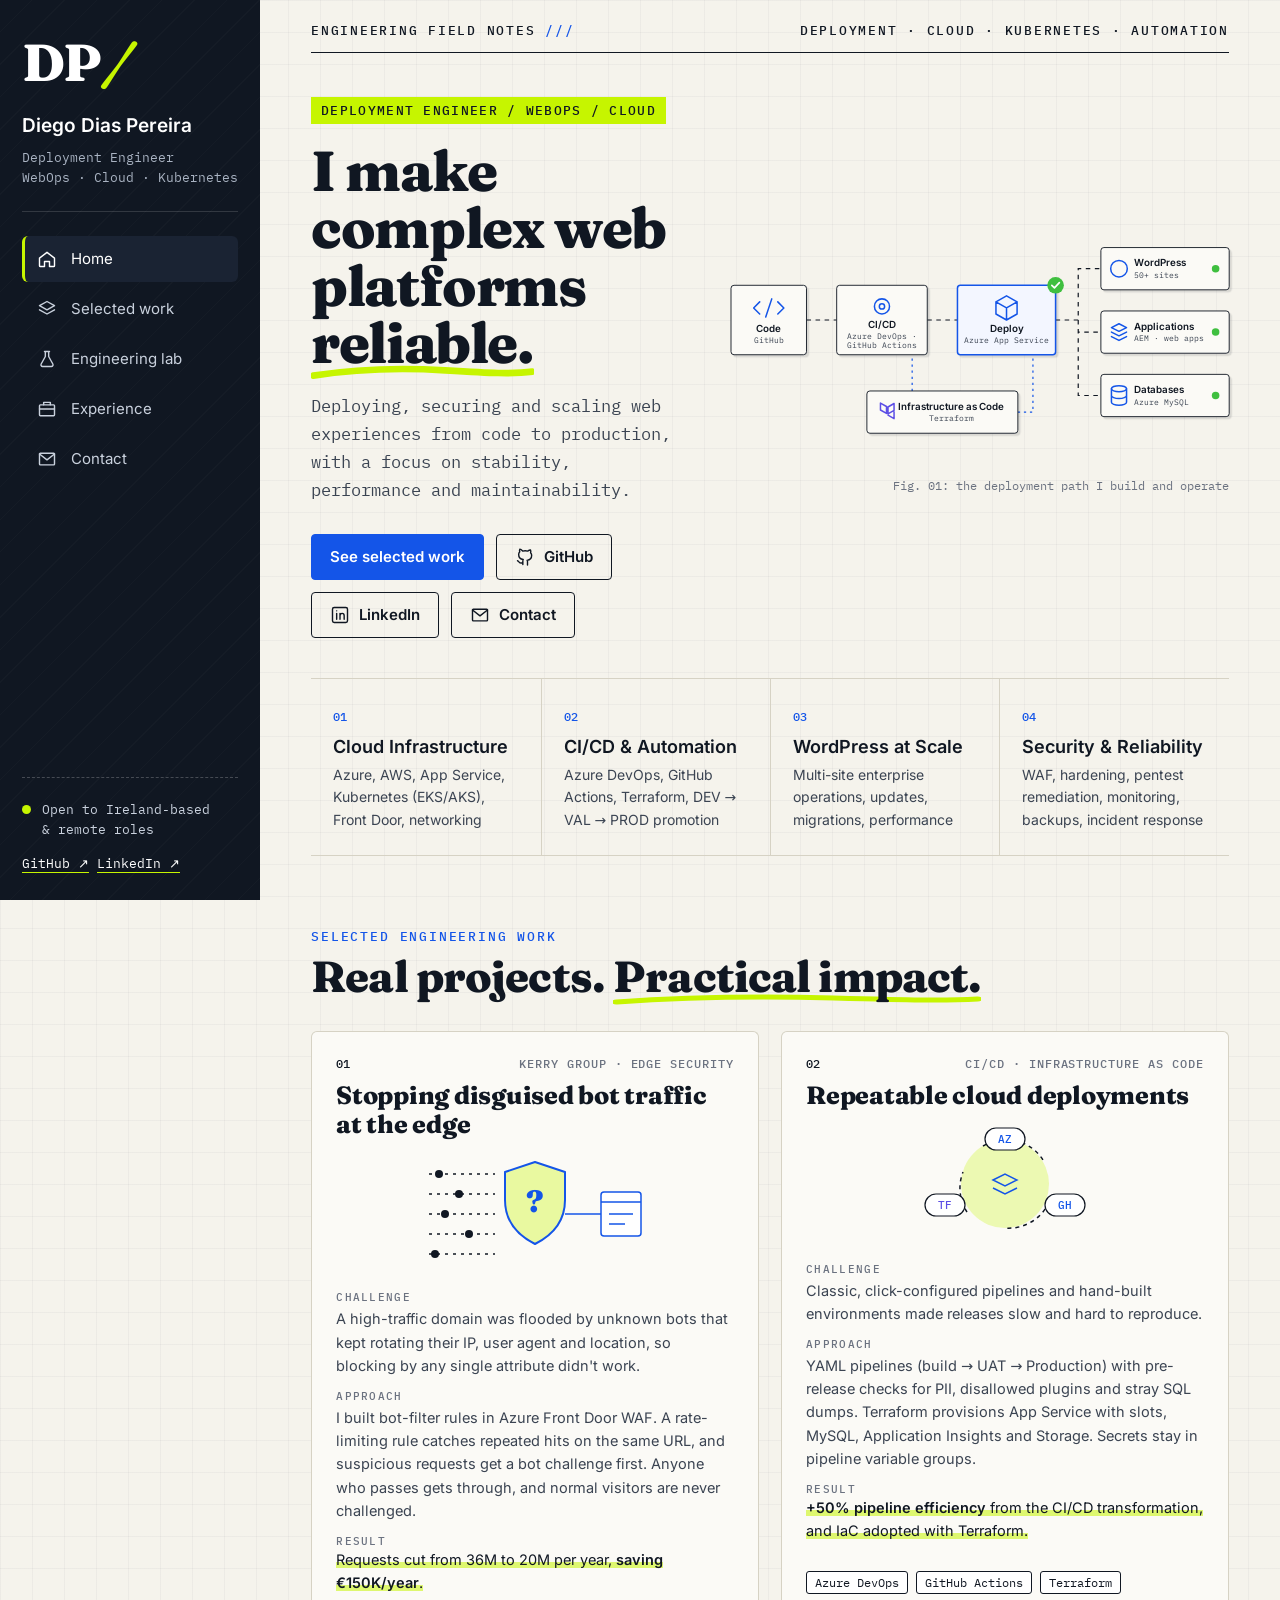
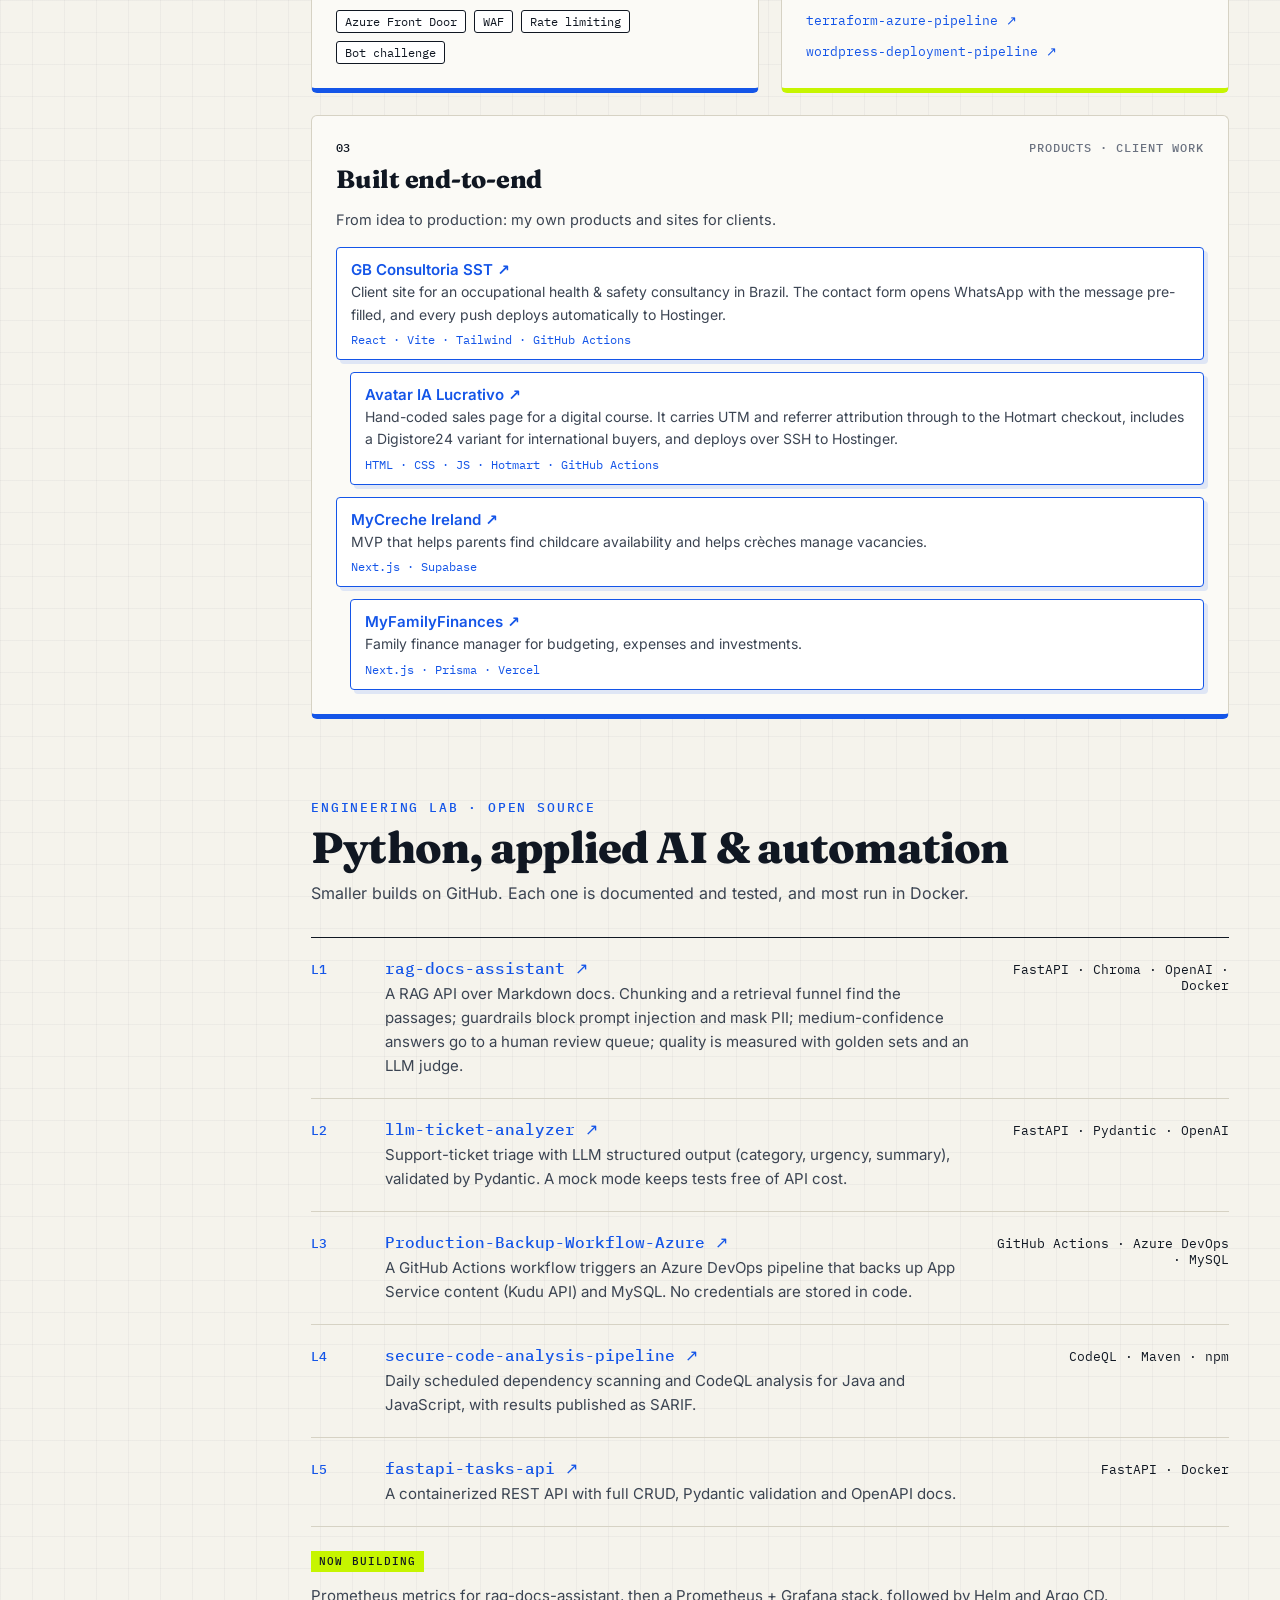
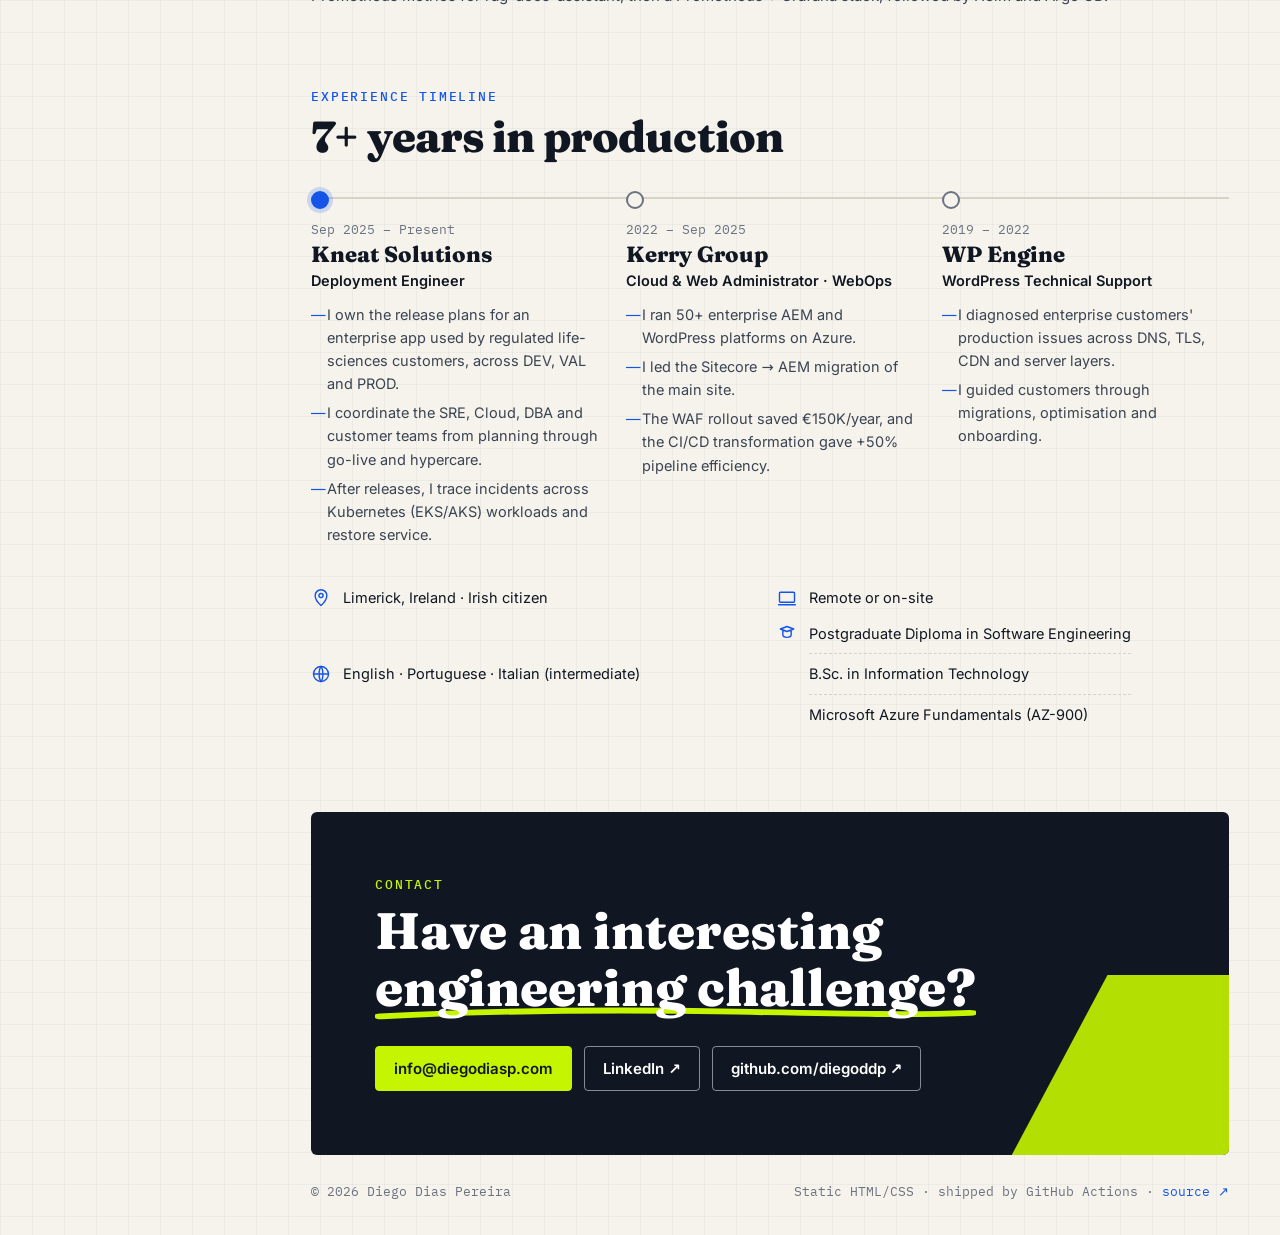
<file: index.html>
<!DOCTYPE html>
<html lang="en">
<head>
  <meta charset="UTF-8">
  <meta name="viewport" content="width=device-width, initial-scale=1">
  <title>Diego Dias Pereira | Deployment Engineer in Ireland · Azure, Kubernetes, CI/CD</title>
  <meta name="description" content="Diego Dias Pereira is a Deployment Engineer in Limerick, Ireland, with 7+ years shipping enterprise software to production across Azure, Kubernetes (EKS/AKS), CI/CD, Terraform and WordPress at scale.">
  <meta name="author" content="Diego Dias Pereira">
  <meta name="robots" content="index, follow, max-image-preview:large">
  <link rel="canonical" href="https://diegodiasp.com/">

  <meta property="og:type" content="profile">
  <meta property="og:site_name" content="Diego Dias Pereira">
  <meta property="og:locale" content="en_IE">
  <meta property="og:url" content="https://diegodiasp.com/">
  <meta property="og:title" content="Diego Dias Pereira | Deployment Engineer">
  <meta property="og:description" content="I make complex web platforms reliable. 7+ years shipping enterprise software across Azure, Kubernetes, CI/CD and Terraform.">
  <meta property="og:image" content="https://diegodiasp.com/assets/og-image.png">
  <meta property="og:image:width" content="1200">
  <meta property="og:image:height" content="630">
  <meta property="og:image:alt" content="Diego Dias Pereira, Deployment Engineer: I make complex web platforms reliable.">
  <meta property="profile:first_name" content="Diego">
  <meta property="profile:last_name" content="Dias Pereira">
  <meta name="twitter:card" content="summary_large_image">
  <meta name="twitter:title" content="Diego Dias Pereira | Deployment Engineer">
  <meta name="twitter:description" content="I make complex web platforms reliable. Azure, Kubernetes, CI/CD, Terraform.">
  <meta name="twitter:image" content="https://diegodiasp.com/assets/og-image.png">
  <meta name="theme-color" content="#101722">

  <link rel="icon" href="/favicon.ico" sizes="32x32">
  <link rel="icon" href="/assets/favicon.svg" type="image/svg+xml">
  <link rel="apple-touch-icon" href="/assets/apple-touch-icon.png">
  <link rel="manifest" href="/site.webmanifest">

  <link rel="preload" href="assets/fonts/fraunces-latin-800-normal.woff2" as="font" type="font/woff2" crossorigin>
  <link rel="preload" href="assets/fonts/inter-latin-400-normal.woff2" as="font" type="font/woff2" crossorigin>
  <link rel="preload" href="assets/fonts/ibm-plex-mono-latin-400-normal.woff2" as="font" type="font/woff2" crossorigin>
  <link rel="stylesheet" href="assets/style.css?v=fa52a83">
  <script src="assets/main.js?v=fa52a83" defer></script>

  <script type="application/ld+json">
  {
    "@context": "https://schema.org",
    "@graph": [
      {
        "@type": "ProfilePage",
        "@id": "https://diegodiasp.com/#page",
        "url": "https://diegodiasp.com/",
        "name": "Diego Dias Pereira | Deployment Engineer",
        "inLanguage": "en",
        "dateModified": "2026-11-02",
        "mainEntity": { "@id": "https://diegodiasp.com/#person" }
      },
      {
        "@type": "Person",
        "@id": "https://diegodiasp.com/#person",
        "name": "Diego Dias Pereira",
        "jobTitle": "Deployment Engineer",
        "url": "https://diegodiasp.com/",
        "email": "mailto:info@diegodiasp.com",
        "image": "https://diegodiasp.com/assets/og-image.png",
        "worksFor": { "@type": "Organization", "name": "Kneat Solutions" },
        "address": { "@type": "PostalAddress", "addressLocality": "Limerick", "addressCountry": "IE" },
        "nationality": { "@type": "Country", "name": "Ireland" },
        "alumniOf": [
          { "@type": "CollegeOrUniversity", "name": "Universidade Cruzeiro do Sul" },
          { "@type": "CollegeOrUniversity", "name": "FATEC São Paulo" }
        ],
        "hasCredential": { "@type": "EducationalOccupationalCredential", "name": "Microsoft Azure Fundamentals (AZ-900)" },
        "knowsLanguage": ["en", "pt", "it"],
        "knowsAbout": ["Deployment engineering", "Release management", "Microsoft Azure", "AWS", "Kubernetes", "Amazon EKS", "Azure Kubernetes Service", "CI/CD", "Azure DevOps", "GitHub Actions", "Terraform", "Infrastructure as Code", "WordPress", "Adobe Experience Manager", "Web Application Firewall", "Azure Front Door", "Prometheus", "Grafana", "Python", "FastAPI", "Retrieval-augmented generation"],
        "sameAs": ["https://github.com/diegoddp", "https://www.linkedin.com/in/diegodiasp/"]
      }
    ]
  }
  </script>
</head>
<body>
  <a class="skip" href="#main">Skip to content</a>

  <!-- ============ SIDEBAR ============ -->
  <header class="sidebar">
    <div class="sidebar-top">
      <a class="logo" href="#home" aria-label="DP, Diego Dias Pereira, home">DP<span aria-hidden="true">/</span></a>
      <button class="menu-toggle" type="button" aria-expanded="false" aria-controls="site-nav">
        <span class="sr-only">Menu</span>
        <svg viewBox="0 0 24 24" aria-hidden="true"><path d="M3 7h18M3 12h18M3 17h18"/></svg>
      </button>
    </div>

    <div class="sidebar-body" id="site-nav">
      <div class="identity">
        <p class="name">Diego Dias Pereira</p>
        <p class="mono">Deployment Engineer<br>WebOps · Cloud · Kubernetes</p>
      </div>

      <nav aria-label="Main">
        <ul>
          <li><a href="#home" class="active">
            <svg viewBox="0 0 24 24" aria-hidden="true"><path d="M3 11l9-7 9 7v9a1 1 0 0 1-1 1h-5v-6H9v6H4a1 1 0 0 1-1-1z"/></svg>Home</a></li>
          <li><a href="#work">
            <svg viewBox="0 0 24 24" aria-hidden="true"><path d="M12 3l9 5-9 5-9-5zM3 13l9 5 9-5"/></svg>Selected work</a></li>
          <li><a href="#lab">
            <svg viewBox="0 0 24 24" aria-hidden="true"><path d="M9 3h6M10 3v6l-5 9a2 2 0 0 0 1.7 3h10.6a2 2 0 0 0 1.7-3l-5-9V3"/></svg>Engineering lab</a></li>
          <li><a href="#experience">
            <svg viewBox="0 0 24 24" aria-hidden="true"><rect x="3" y="7" width="18" height="13" rx="1"/><path d="M8 7V4h8v3M3 12h18"/></svg>Experience</a></li>
          <li><a href="#contact">
            <svg viewBox="0 0 24 24" aria-hidden="true"><rect x="3" y="5" width="18" height="14" rx="1"/><path d="M3 6l9 7 9-7"/></svg>Contact</a></li>
        </ul>
      </nav>

      <div class="sidebar-foot">
        <p class="status"><span class="dot" aria-hidden="true"></span>Open to Ireland-based<br>&amp; remote roles</p>
        <p class="social">
          <a href="https://github.com/diegoddp" target="_blank" rel="noopener">GitHub ↗</a>
          <a href="https://www.linkedin.com/in/diegodiasp/" target="_blank" rel="noopener">LinkedIn ↗</a>
        </p>
      </div>
    </div>
  </header>

  <main id="main">
    <!-- ============ TOP STRIP ============ -->
    <div class="strip">
      <span>Engineering field notes <b>///</b></span>
      <span class="strip-tags">Deployment · Cloud · Kubernetes · Automation</span>
    </div>

    <!-- ============ HERO ============ -->
    <section id="home" class="hero">
      <div class="hero-copy">
        <p class="label">Deployment Engineer / WebOps / Cloud</p>
        <h1>I make complex web platforms <span class="squiggle">reliable.</span></h1>
        <p class="hero-sub">
          Deploying, securing and scaling web experiences from code to production,
          with a focus on stability, performance and maintainability.
        </p>
        <div class="actions">
          <a class="btn btn-primary" href="#work">See selected work</a>
          <a class="btn" href="https://github.com/diegoddp" target="_blank" rel="noopener">
            <svg viewBox="0 0 24 24" aria-hidden="true"><path d="M9 19c-4 1.5-4-2-6-2.5m12 5v-3.5c0-1 .1-1.4-.5-2 2.8-.3 5.5-1.4 5.5-6a4.6 4.6 0 0 0-1.3-3.2 4.2 4.2 0 0 0-.1-3.2s-1-.3-3.4 1.3a11.6 11.6 0 0 0-6 0C6.8 2.3 5.8 2.6 5.8 2.6a4.2 4.2 0 0 0-.1 3.2A4.6 4.6 0 0 0 4.4 9c0 4.6 2.7 5.7 5.5 6-.6.6-.6 1.2-.5 2V21"/></svg>
            GitHub</a>
          <a class="btn" href="https://www.linkedin.com/in/diegodiasp/" target="_blank" rel="noopener">
            <svg viewBox="0 0 24 24" aria-hidden="true"><rect x="3" y="3" width="18" height="18" rx="2"/><path d="M8 10v7M8 7v.01M12 17v-7M12 13c0-1.7 1.1-3 2.7-3S17 11 17 13v4"/></svg>
            LinkedIn</a>
          <!-- TODO: uncomment when the CV PDF is in assets/
          <a class="btn" href="assets/Diego_Pereira_CV.pdf" download>Download CV</a>
          -->
          <a class="btn" href="#contact">
            <svg viewBox="0 0 24 24" aria-hidden="true"><rect x="3" y="5" width="18" height="14" rx="1"/><path d="M3 6l9 7 9-7"/></svg>
            Contact</a>
        </div>
      </div>

      <figure class="hero-diagram">
        <div class="diagram-scroll">
        <svg viewBox="0 0 660 300" role="img" aria-labelledby="diag-title diag-desc">
          <title id="diag-title">Deployment flow</title>
          <desc id="diag-desc">Code in GitHub goes through CI/CD (Azure DevOps or GitHub Actions) and is deployed to Azure App Service, with infrastructure provisioned by Terraform. The deployment serves WordPress sites, web applications and Azure MySQL databases.</desc>

          <!-- connections -->
          <g class="wire">
            <path class="flow" d="M100 106H140"/>
            <path class="flow" d="M260 106H300"/>
            <path class="flow" d="M430 106H460V38H490M460 106V122H490M460 106V206H490"/>
          </g>
          <g class="wire wire-iac">
            <path class="flow dashed" d="M240 200V152"/>
            <path class="flow dashed" d="M380 228H400V152"/>
          </g>

          <!-- Code -->
          <g class="node" transform="translate(0 60)">
            <rect width="100" height="92" rx="4"/>
            <path class="ico" d="M38 22l-8 8 8 8M62 22l8 8-8 8M54 18l-8 24"/>
            <text x="50" y="62" class="t">Code</text>
            <text x="50" y="76" class="s">GitHub</text>
          </g>
          <!-- CI/CD -->
          <g class="node" transform="translate(140 60)">
            <rect width="120" height="92" rx="4"/>
            <circle class="ico" cx="60" cy="28" r="10"/>
            <circle class="ico" cx="60" cy="28" r="3.5"/>
            <text x="60" y="56" class="t">CI/CD</text>
            <text x="60" y="71" class="s">Azure DevOps ·</text>
            <text x="60" y="83" class="s">GitHub Actions</text>
          </g>
          <!-- Deploy -->
          <g class="node node-hot" transform="translate(300 60)">
            <rect width="130" height="92" rx="4"/>
            <path class="ico" d="M65 14l14 8v16l-14 8-14-8V22zM51 22l14 8 14-8M65 30v16"/>
            <text x="65" y="62" class="t">Deploy</text>
            <text x="65" y="76" class="s">Azure App Service</text>
            <g class="badge" transform="translate(130 0)">
              <circle r="11"/><path d="M-5 0l3.5 3.5L5-3.5"/>
            </g>
          </g>
          <!-- Terraform -->
          <g class="node" transform="translate(180 200)">
            <rect width="200" height="56" rx="4"/>
            <path class="ico tf" d="M18 16l8 4.6v9.2l-8-4.6zM28 21.2l8-4.6v9.2l-8 4.6zM28 32l8 4.6v-9.2"/>
            <text x="112" y="25" class="t">Infrastructure as Code</text>
            <text x="112" y="40" class="s">Terraform</text>
          </g>
          <!-- Targets -->
          <g class="node target" transform="translate(490 10)">
            <rect width="170" height="56" rx="4"/>
            <circle class="ico" cx="24" cy="28" r="11"/>
            <text x="44" y="25" class="t l">WordPress</text>
            <text x="44" y="40" class="s l">50+ sites</text>
            <circle class="ok" cx="152" cy="28" r="5"/>
          </g>
          <g class="node target" transform="translate(490 94)">
            <rect width="170" height="56" rx="4"/>
            <path class="ico" d="M14 22l10-5 10 5-10 5zM14 28l10 5 10-5M14 34l10 5 10-5"/>
            <text x="44" y="25" class="t l">Applications</text>
            <text x="44" y="40" class="s l">AEM · web apps</text>
            <circle class="ok" cx="152" cy="28" r="5"/>
          </g>
          <g class="node target" transform="translate(490 178)">
            <rect width="170" height="56" rx="4"/>
            <ellipse class="ico" cx="24" cy="19" rx="10" ry="4"/>
            <path class="ico" d="M14 19v18c0 2.2 4.5 4 10 4s10-1.8 10-4V19M14 28c0 2.2 4.5 4 10 4s10-1.8 10-4"/>
            <text x="44" y="25" class="t l">Databases</text>
            <text x="44" y="40" class="s l">Azure MySQL</text>
            <circle class="ok" cx="152" cy="28" r="5"/>
          </g>
        </svg>
        </div>
        <figcaption class="mono">Fig. 01: the deployment path I build and operate<span class="swipe"> · swipe →</span></figcaption>
      </figure>
    </section>

    <!-- ============ CAPABILITIES ============ -->
    <section class="capabilities" aria-labelledby="cap-title">
      <h2 id="cap-title" class="sr-only">Engineering capabilities</h2>
      <article>
        <span class="num">01</span>
        <h3>Cloud Infrastructure</h3>
        <p>Azure, AWS, App Service, Kubernetes (EKS/AKS), Front Door, networking</p>
      </article>
      <article>
        <span class="num">02</span>
        <h3>CI/CD &amp; Automation</h3>
        <p>Azure DevOps, GitHub Actions, Terraform, DEV → VAL → PROD promotion</p>
      </article>
      <article>
        <span class="num">03</span>
        <h3>WordPress at Scale</h3>
        <p>Multi-site enterprise operations, updates, migrations, performance</p>
      </article>
      <article>
        <span class="num">04</span>
        <h3>Security &amp; Reliability</h3>
        <p>WAF, hardening, pentest remediation, monitoring, backups, incident response</p>
      </article>
    </section>

    <!-- ============ SELECTED WORK ============ -->
    <section id="work" class="section">
      <header class="section-head">
        <p class="kicker">Selected engineering work</p>
        <h2 class="title">Real projects. <span class="squiggle">Practical impact.</span></h2>
      </header>

      <div class="cases">
        <!-- 01 -->
        <article class="case accent-blue">
          <div class="case-head">
            <span class="num">01</span>
            <span class="cat">Kerry Group · Edge security</span>
          </div>
          <h3>Stopping disguised bot traffic at the edge</h3>
          <svg class="case-art" viewBox="0 0 220 120" aria-hidden="true">
            <!-- incoming requests -->
            <path class="line req" d="M4 22H70M4 42H70M4 62H70M4 82H70M4 102H70"/>
            <circle class="dot-in" cx="14" cy="22" r="4"/><circle class="dot-in" cx="34" cy="42" r="4"/>
            <circle class="dot-in" cx="20" cy="62" r="4"/><circle class="dot-in" cx="44" cy="82" r="4"/>
            <circle class="dot-in" cx="10" cy="102" r="4"/>
            <!-- WAF shield -->
            <path class="shield" d="M110 10l30 10v28c0 22-14 36-30 44-16-8-30-22-30-44V20z"/>
            <text class="shield-q" x="110" y="60">?</text>
            <!-- passed traffic to origin -->
            <path class="line" d="M140 62H176"/>
            <rect class="win" x="176" y="40" width="40" height="44" rx="3"/>
            <path class="bar" d="M176 50h40M184 62h24M184 72h16"/>
          </svg>
          <dl class="case-body">
            <dt>Challenge</dt>
            <dd>A high-traffic domain was flooded by unknown bots that kept rotating their IP, user agent and location, so blocking by any single attribute didn't work.</dd>
            <dt>Approach</dt>
            <dd>I built bot-filter rules in Azure Front Door WAF. A rate-limiting rule catches repeated hits on the same URL, and suspicious requests get a bot challenge first. Anyone who passes gets through, and normal visitors are never challenged.</dd>
            <dt>Result</dt>
            <dd class="result">Requests cut from 36M to 20M per year, <strong>saving €150K/year</strong>.</dd>
          </dl>
          <ul class="chips"><li>Azure Front Door</li><li>WAF</li><li>Rate limiting</li><li>Bot challenge</li></ul>
        </article>

        <!-- 02 -->
        <article class="case accent-lime">
          <div class="case-head">
            <span class="num">02</span>
            <span class="cat">CI/CD · Infrastructure as Code</span>
          </div>
          <h3>Repeatable cloud deployments</h3>
          <svg class="case-art" viewBox="0 0 220 120" aria-hidden="true">
            <circle class="blob" cx="110" cy="60" r="44"/>
            <path class="cycle" d="M88 22a44 44 0 0 1 60 14M154 78a44 44 0 0 1-44 26M72 88a44 44 0 0 1-4-40"/>
            <g class="tag-node"><rect x="90" y="4" width="40" height="22" rx="11"/><text x="110" y="19">AZ</text></g>
            <g class="tag-node"><rect x="150" y="70" width="40" height="22" rx="11"/><text x="170" y="85">GH</text></g>
            <g class="tag-node tf"><rect x="30" y="70" width="40" height="22" rx="11"/><text x="50" y="85">TF</text></g>
            <path class="line" d="M98 56l12-6 12 6-12 6zM98 64l12 6 12-6"/>
          </svg>
          <dl class="case-body">
            <dt>Challenge</dt>
            <dd>Classic, click-configured pipelines and hand-built environments made releases slow and hard to reproduce.</dd>
            <dt>Approach</dt>
            <dd>YAML pipelines (build → UAT → Production) with pre-release checks for PII, disallowed plugins and stray SQL dumps. Terraform provisions App Service with slots, MySQL, Application Insights and Storage. Secrets stay in pipeline variable groups.</dd>
            <dt>Result</dt>
            <dd class="result"><strong>+50% pipeline efficiency</strong> from the CI/CD transformation, and IaC adopted with Terraform.</dd>
          </dl>
          <ul class="chips"><li>Azure DevOps</li><li>GitHub Actions</li><li>Terraform</li></ul>
          <p class="case-links">
            <a href="https://github.com/diegoddp/terraform-azure-pipeline" target="_blank" rel="noopener">terraform-azure-pipeline ↗</a>
            <a href="https://github.com/diegoddp/wordpress-deployment-pipeline" target="_blank" rel="noopener">wordpress-deployment-pipeline ↗</a>
          </p>
        </article>

        <!-- 03 -->
        <article class="case accent-blue">
          <div class="case-head">
            <span class="num">03</span>
            <span class="cat">Products · client work</span>
          </div>
          <h3>Built end-to-end</h3>
          <p class="case-intro">From idea to production: my own products and sites for clients.</p>
          <ul class="products">
            <li>
              <p class="p-name"><a href="https://gbconsultoriasst.com.br/" target="_blank" rel="noopener">GB Consultoria SST ↗</a></p>
              <p>Client site for an occupational health &amp; safety consultancy in Brazil. The contact form opens WhatsApp with the message pre-filled, and every push deploys automatically to Hostinger.</p>
              <p class="p-stack">React · Vite · Tailwind · GitHub Actions</p>
            </li>
            <li>
              <p class="p-name"><a href="https://clickndiscover.com/avatar-ia-lucrativo/" target="_blank" rel="noopener">Avatar IA Lucrativo ↗</a></p>
              <p>Hand-coded sales page for a digital course. It carries UTM and referrer attribution through to the Hotmart checkout, includes a Digistore24 variant for international buyers, and deploys over SSH to Hostinger.</p>
              <p class="p-stack">HTML · CSS · JS · Hotmart · GitHub Actions</p>
            </li>
            <li>
              <p class="p-name"><a href="https://mycreche.ie" target="_blank" rel="noopener">MyCreche Ireland ↗</a></p>
              <p>MVP that helps parents find childcare availability and helps crèches manage vacancies.</p>
              <p class="p-stack">Next.js · Supabase</p>
            </li>
            <li>
              <p class="p-name"><a href="https://stg-myfamilyfinance.vercel.app/" target="_blank" rel="noopener">MyFamilyFinances ↗</a></p>
              <p>Family finance manager for budgeting, expenses and investments.</p>
              <p class="p-stack">Next.js · Prisma · Vercel</p>
            </li>
          </ul>
        </article>
      </div>
    </section>

    <!-- ============ LAB ============ -->
    <section id="lab" class="section">
      <header class="section-head">
        <p class="kicker">Engineering lab · open source</p>
        <h2 class="title">Python, applied AI &amp; automation</h2>
        <p class="section-sub">Smaller builds on GitHub. Each one is documented and tested, and most run in Docker.</p>
      </header>

      <ol class="lab">
        <li>
          <span class="num">L1</span>
          <div>
            <h3><a href="https://github.com/diegoddp/rag-docs-assistant" target="_blank" rel="noopener">rag-docs-assistant ↗</a></h3>
            <p>A RAG API over Markdown docs. Chunking and a retrieval funnel find the passages; guardrails block prompt injection and mask PII; medium-confidence answers go to a human review queue; quality is measured with golden sets and an LLM judge.</p>
          </div>
          <p class="stack">FastAPI · Chroma · OpenAI · Docker</p>
        </li>
        <li>
          <span class="num">L2</span>
          <div>
            <h3><a href="https://github.com/diegoddp/llm-ticket-analyzer" target="_blank" rel="noopener">llm-ticket-analyzer ↗</a></h3>
            <p>Support-ticket triage with LLM structured output (category, urgency, summary), validated by Pydantic. A mock mode keeps tests free of API cost.</p>
          </div>
          <p class="stack">FastAPI · Pydantic · OpenAI</p>
        </li>
        <li>
          <span class="num">L3</span>
          <div>
            <h3><a href="https://github.com/diegoddp/Production-Backup-Workflow-Azure" target="_blank" rel="noopener">Production-Backup-Workflow-Azure ↗</a></h3>
            <p>A GitHub Actions workflow triggers an Azure DevOps pipeline that backs up App Service content (Kudu API) and MySQL. No credentials are stored in code.</p>
          </div>
          <p class="stack">GitHub Actions · Azure DevOps · MySQL</p>
        </li>
        <li>
          <span class="num">L4</span>
          <div>
            <h3><a href="https://github.com/diegoddp/secure-code-analysis-pipeline" target="_blank" rel="noopener">secure-code-analysis-pipeline ↗</a></h3>
            <p>Daily scheduled dependency scanning and CodeQL analysis for Java and JavaScript, with results published as SARIF.</p>
          </div>
          <p class="stack">CodeQL · Maven · npm</p>
        </li>
        <li>
          <span class="num">L5</span>
          <div>
            <h3><a href="https://github.com/diegoddp/fastapi-tasks-api" target="_blank" rel="noopener">fastapi-tasks-api ↗</a></h3>
            <p>A containerized REST API with full CRUD, Pydantic validation and OpenAPI docs.</p>
          </div>
          <p class="stack">FastAPI · Docker</p>
        </li>
      </ol>

      <p class="now"><span class="label">Now building</span> Prometheus metrics for rag-docs-assistant, then a Prometheus + Grafana stack, followed by Helm and Argo CD.</p>
    </section>

    <!-- ============ EXPERIENCE ============ -->
    <section id="experience" class="section">
      <header class="section-head">
        <p class="kicker">Experience timeline</p>
        <h2 class="title">7+ years in production</h2>
      </header>

      <div class="exp">
        <ol class="timeline">
          <li class="current">
            <p class="when">Sep 2025 – Present</p>
            <h3>Kneat Solutions</h3>
            <p class="role">Deployment Engineer</p>
            <ul>
              <li>I own the release plans for an enterprise app used by regulated life-sciences customers, across DEV, VAL and PROD.</li>
              <li>I coordinate the SRE, Cloud, DBA and customer teams from planning through go-live and hypercare.</li>
              <li>After releases, I trace incidents across Kubernetes (EKS/AKS) workloads and restore service.</li>
            </ul>
          </li>
          <li>
            <p class="when">2022 – Sep 2025</p>
            <h3>Kerry Group</h3>
            <p class="role">Cloud &amp; Web Administrator · WebOps</p>
            <ul>
              <li>I ran 50+ enterprise AEM and WordPress platforms on Azure.</li>
              <li>I led the Sitecore → AEM migration of the main site.</li>
              <li>The WAF rollout saved €150K/year, and the CI/CD transformation gave +50% pipeline efficiency.</li>
            </ul>
          </li>
          <li>
            <p class="when">2019 – 2022</p>
            <h3>WP Engine</h3>
            <p class="role">WordPress Technical Support</p>
            <ul>
              <li>I diagnosed enterprise customers' production issues across DNS, TLS, CDN and server layers.</li>
              <li>I guided customers through migrations, optimisation and onboarding.</li>
            </ul>
          </li>
        </ol>

        <ul class="facts">
          <li><svg viewBox="0 0 24 24" aria-hidden="true"><path d="M12 21s-7-6.2-7-12a7 7 0 0 1 14 0c0 5.8-7 12-7 12z"/><circle cx="12" cy="9" r="2.5"/></svg>Limerick, Ireland · Irish citizen</li>
          <li><svg viewBox="0 0 24 24" aria-hidden="true"><rect x="3" y="5" width="18" height="12" rx="1"/><path d="M2 20h20"/></svg>Remote or on-site</li>
          <li><svg viewBox="0 0 24 24" aria-hidden="true"><circle cx="12" cy="12" r="9"/><path d="M3 12h18M12 3c3 3.5 3 14.5 0 18M12 3c-3 3.5-3 14.5 0 18"/></svg>English · Portuguese · Italian (intermediate)</li>
          <li class="edu-item"><svg viewBox="0 0 24 24" aria-hidden="true"><path d="M4 6l8-3 8 3-8 3zM7 8v5c0 1.7 2.2 3 5 3s5-1.3 5-3V8"/></svg><span class="edu">
            <span>Postgraduate Diploma in Software Engineering</span>
            <span>B.Sc. in Information Technology</span>
            <span>Microsoft Azure Fundamentals (AZ-900)</span>
          </span></li>
        </ul>
      </div>
    </section>

    <!-- ============ CONTACT ============ -->
    <section id="contact" class="contact">
      <p class="kicker">Contact</p>
      <h2>Have an interesting <span class="squiggle">engineering challenge?</span></h2>
      <div class="actions">
        <a class="btn btn-lime" href="mailto:info@diegodiasp.com">info@diegodiasp.com</a>
        <a class="btn btn-ghost" href="https://www.linkedin.com/in/diegodiasp/" target="_blank" rel="noopener">LinkedIn ↗</a>
        <a class="btn btn-ghost" href="https://github.com/diegoddp" target="_blank" rel="noopener">github.com/diegoddp ↗</a>
      </div>
    </section>

    <footer class="footer mono">
      <span>© 2026 Diego Dias Pereira</span>
      <span>Static HTML/CSS · shipped by GitHub Actions · <a href="https://github.com/diegoddp/diegodiasp" target="_blank" rel="noopener">source ↗</a></span>
    </footer>
  </main>

  <a class="to-top" href="#home" hidden>
    <span class="sr-only">Back to top</span>
    <svg viewBox="0 0 24 24" aria-hidden="true"><path d="M12 19V5M5 12l7-7 7 7"/></svg>
  </a>
</body>
</html>
</file>
<file: assets/style.css>
/* ============ Fonts (self-hosted) ============ */
@font-face { font-family: "Fraunces"; font-weight: 800; font-display: swap; src: url("fonts/fraunces-latin-800-normal.woff2") format("woff2"); }
@font-face { font-family: "Inter"; font-weight: 400; font-display: swap; src: url("fonts/inter-latin-400-normal.woff2") format("woff2"); }
@font-face { font-family: "Inter"; font-weight: 600; font-display: swap; src: url("fonts/inter-latin-600-normal.woff2") format("woff2"); }
@font-face { font-family: "IBM Plex Mono"; font-weight: 400; font-display: swap; src: url("fonts/ibm-plex-mono-latin-400-normal.woff2") format("woff2"); }
@font-face { font-family: "IBM Plex Mono"; font-weight: 500; font-display: swap; src: url("fonts/ibm-plex-mono-latin-500-normal.woff2") format("woff2"); }

/* ============ Tokens ============ */
:root {
  --paper: #f5f3ec;
  --paper-2: #ece9df;
  --ink: #101722;
  --ink-2: #3b4452;
  --muted: #6b7280;
  --rule: #d6d2c4;
  --navy: #101722;
  --navy-2: #1a2333;
  --blue: #1455e8;
  --lime: #c6f500;
  --ok: #3fbf3f;

  --serif: "Fraunces", Georgia, "Times New Roman", serif;
  --sans: "Inter", system-ui, -apple-system, "Segoe UI", sans-serif;
  --mono: "IBM Plex Mono", ui-monospace, Consolas, monospace;

  --sidebar: 260px;
  --gutter: clamp(20px, 4vw, 56px);
}

* { box-sizing: border-box; }
html { scroll-behavior: smooth; }
body {
  margin: 0;
  background-color: var(--paper);
  /* faint engineering grid */
  background-image:
    linear-gradient(rgba(16, 23, 34, .035) 1px, transparent 1px),
    linear-gradient(90deg, rgba(16, 23, 34, .035) 1px, transparent 1px);
  background-size: 32px 32px;
  color: var(--ink);
  font: 16px/1.6 var(--sans);
  -webkit-font-smoothing: antialiased;
}
img, svg { display: block; max-width: 100%; }
a { color: var(--blue); text-decoration: none; }
a:hover { text-decoration: underline; text-underline-offset: 3px; }
:focus-visible { outline: 2px solid var(--blue); outline-offset: 3px; }
p { margin: 0; }
ul, ol { margin: 0; padding: 0; list-style: none; }

.mono { font-family: var(--mono); }
.sr-only { position: absolute; width: 1px; height: 1px; overflow: hidden; clip: rect(0 0 0 0); white-space: nowrap; }
.skip { position: absolute; left: -999px; top: 8px; z-index: 50; background: var(--lime); color: var(--ink); padding: 8px 12px; }
.skip:focus { left: 8px; }

/* ============ Sidebar ============ */
.sidebar {
  position: fixed; inset: 0 auto 0 0; width: var(--sidebar);
  background: var(--navy); color: #e8ecf2;
  display: flex; flex-direction: column;
  padding: 36px 22px 28px; z-index: 20;
  overflow-y: auto; overscroll-behavior: contain;
  background-image: repeating-linear-gradient(135deg, transparent 0 22px, rgba(255,255,255,.018) 22px 23px);
}
.sidebar-top { display: flex; align-items: center; justify-content: space-between; }
.logo {
  font: 800 52px/1 var(--serif); color: #fff; letter-spacing: -2px;
}
.logo span { color: var(--lime); font-style: italic; margin-left: 2px; }
.logo:hover { text-decoration: none; }
.menu-toggle { display: none; }

.sidebar-body { display: flex; flex-direction: column; flex: 1; }
.identity { margin: 26px 0 24px; padding-bottom: 24px; border-bottom: 1px solid rgba(255,255,255,.14); }
.identity .name { font: 600 19px/1.3 var(--sans); color: #fff; margin-bottom: 8px; }
.identity .mono { font-size: 12.5px; color: #a9b3c2; line-height: 1.6; }

.sidebar nav li + li { margin-top: 4px; }
.sidebar nav a {
  display: flex; align-items: center; gap: 14px;
  padding: 11px 12px; border-radius: 6px;
  color: #c9d1dd; font-size: 15px; border-left: 3px solid transparent;
}
.sidebar nav a:hover { background: var(--navy-2); color: #fff; text-decoration: none; }
.sidebar nav a.active { background: var(--navy-2); color: #fff; border-left-color: var(--lime); }
.sidebar nav svg, .btn svg, .facts svg {
  width: 20px; height: 20px; flex: none;
  fill: none; stroke: currentColor; stroke-width: 1.7; stroke-linecap: round; stroke-linejoin: round;
}

.sidebar-foot { margin-top: auto; padding-top: 22px; border-top: 1px dashed rgba(255,255,255,.22); }
.status { font: 13px/1.5 var(--mono); color: #c9d1dd; position: relative; padding-left: 20px; }
.status .dot {
  position: absolute; left: 0; top: 5px; width: 9px; height: 9px; border-radius: 50%;
  background: var(--lime); box-shadow: 0 0 0 0 rgba(198,245,0,.6); animation: ping 2.4s infinite;
}
.social { margin-top: 16px; font: 13px var(--mono); }
.social a { color: #fff; border-bottom: 1px solid var(--lime); }
.social a:hover { text-decoration: none; color: var(--lime); }

/* ============ Main ============ */
main {
  margin-left: var(--sidebar);
  padding: 0 max(var(--gutter), calc((100vw - var(--sidebar) - 1320px) / 2));
}

.strip {
  display: flex; justify-content: space-between; gap: 16px; flex-wrap: wrap;
  padding: 22px 0 14px; border-bottom: 1px solid var(--ink);
  font: 500 12.5px var(--mono); letter-spacing: .14em; text-transform: uppercase;
}
.strip b { color: var(--blue); font-weight: 500; }

/* ============ Hero ============ */
.hero {
  display: grid; grid-template-columns: minmax(0, .85fr) minmax(0, 1.15fr);
  gap: clamp(24px, 4vw, 56px); align-items: center;
  padding: 44px 0 40px;
}
.label {
  display: inline-block; background: var(--lime); color: var(--ink);
  font: 500 13px/1 var(--mono); letter-spacing: .1em; text-transform: uppercase;
  padding: 7px 10px;
}
.hero h1 {
  font: 800 clamp(40px, 4.4vw, 68px)/1.02 var(--serif);
  letter-spacing: -.025em; margin: 18px 0 20px;
}
.squiggle {
  background: url("data:image/svg+xml,%3Csvg xmlns='http://www.w3.org/2000/svg' viewBox='0 0 200 12' preserveAspectRatio='none'%3E%3Cpath d='M2 8C40 3 80 2 120 4s60 3 78 1' fill='none' stroke='%23c6f500' stroke-width='5' stroke-linecap='round'/%3E%3C/svg%3E") left bottom / 100% .28em no-repeat;
  padding-bottom: .06em;
}
.hero-sub { font: 400 17px/1.65 var(--mono); color: var(--ink-2); max-width: 34em; }

.actions { display: flex; flex-wrap: wrap; gap: 12px; margin-top: 30px; }
.btn {
  display: inline-flex; align-items: center; gap: 9px;
  padding: 12px 18px; border: 1.5px solid var(--ink); border-radius: 4px;
  background: transparent; color: var(--ink); font: 600 15px var(--sans);
  transition: transform .15s ease, box-shadow .15s ease;
}
.btn:hover { text-decoration: none; transform: translate(-2px, -2px); box-shadow: 3px 3px 0 var(--ink); }
.btn-primary { background: var(--blue); border-color: var(--blue); color: #fff; }
.btn-primary:hover { box-shadow: 3px 3px 0 var(--ink); }
.btn-lime { background: var(--lime); border-color: var(--lime); color: var(--ink); }
.btn-ghost { border-color: rgba(255,255,255,.5); color: #fff; }
.btn-lime:hover, .btn-ghost:hover { box-shadow: 3px 3px 0 var(--blue); }

/* Diagram */
.hero-diagram { margin: 0; min-width: 0; }
.hero-diagram svg { width: 100%; height: auto; overflow: visible; }
.swipe { display: none; }
.hero-diagram figcaption { font-size: 12px; color: var(--muted); margin-top: 10px; text-align: right; }

.node rect { fill: #fbfaf6; stroke: var(--ink); stroke-width: 1.2; filter: drop-shadow(3px 3px 0 rgba(16,23,34,.12)); }
.node-hot rect { stroke: var(--blue); stroke-width: 2; fill: #f3f6ff; }
.node .ico { fill: none; stroke: var(--blue); stroke-width: 2; stroke-linecap: round; stroke-linejoin: round; }
.node .ico.tf { stroke: #5c4ee5; }
.node text { text-anchor: middle; fill: var(--ink); }
.node text.l { text-anchor: start; }
.node .t { font: 600 13px var(--sans); }
.node .s { font: 10.5px var(--mono); fill: var(--ink-2); }
.badge circle { fill: var(--ok); }
.badge path { fill: none; stroke: #fff; stroke-width: 2.2; stroke-linecap: round; stroke-linejoin: round; }
.ok { fill: var(--ok); animation: blink 3s ease-in-out infinite; }
.target:nth-of-type(2) .ok { animation-delay: .6s; }

.wire path { fill: none; stroke: var(--ink); stroke-width: 1.6; }
.wire .flow { stroke-dasharray: 6 6; animation: flow 1.2s linear infinite; }
.wire-iac path { stroke: var(--blue); }
.wire-iac .flow { stroke-dasharray: 3 5; animation-duration: 1.8s; animation-direction: reverse; }

@keyframes flow { to { stroke-dashoffset: -24; } }
@keyframes blink { 50% { opacity: .35; } }
@keyframes ping { 0% { box-shadow: 0 0 0 0 rgba(198,245,0,.55); } 70%, 100% { box-shadow: 0 0 0 9px rgba(198,245,0,0); } }

/* ============ Capabilities ============ */
.capabilities {
  display: grid; grid-template-columns: repeat(4, 1fr);
  border-top: 1px solid var(--rule); border-bottom: 1px solid var(--rule);
}
.capabilities article { padding: 24px 22px; }
.capabilities article + article { border-left: 1px solid var(--rule); }
.capabilities .num { font: 500 12px var(--mono); color: var(--blue); }
.capabilities h3 { font: 600 18px/1.3 var(--sans); margin: 6px 0 6px; }
.capabilities p { font-size: 14px; color: var(--ink-2); }

/* ============ Sections ============ */
.section { padding: 72px 0 8px; scroll-margin-top: 12px; }
.section-head { margin-bottom: 30px; }
.kicker { font: 500 13px var(--mono); letter-spacing: .14em; text-transform: uppercase; color: var(--blue); }
.title { font: 800 clamp(30px, 3.4vw, 46px)/1.1 var(--serif); letter-spacing: -.02em; margin: 8px 0 0; }
.section-sub { color: var(--ink-2); margin-top: 10px; max-width: 46em; }

/* Case studies */
.cases { display: grid; grid-template-columns: repeat(3, minmax(0, 1fr)); gap: 22px; }
.case {
  background: #fbfaf6; border: 1px solid var(--rule); border-radius: 6px;
  padding: 24px; display: flex; flex-direction: column;
  border-bottom: 5px solid var(--blue);
  transition: transform .2s ease, box-shadow .2s ease;
}
.case.accent-lime { border-bottom-color: var(--lime); }
.case:hover { transform: translateY(-3px); box-shadow: 0 14px 30px -18px rgba(16,23,34,.35); }
.case-head { display: flex; justify-content: space-between; gap: 10px; font: 500 12px var(--mono); color: var(--muted); }
.case-head .num { color: var(--ink); }
.case-head .cat { text-transform: uppercase; letter-spacing: .08em; text-align: right; }
.case h3 { font: 800 25px/1.15 var(--serif); letter-spacing: -.01em; margin: 10px 0 14px; }

.case-art { height: 120px; margin: 0 auto 18px; }
.case-art .win { fill: #fff; stroke: var(--blue); stroke-width: 1.5; }
.case-art .bar, .case-art .line { fill: none; stroke: var(--blue); stroke-width: 1.5; }
.case-art .wp { fill: none; stroke: var(--blue); stroke-width: 2; }
.case-art .req { stroke: var(--ink); stroke-dasharray: 3 5; animation: flow 1.4s linear infinite; }
.case-art .dot-in { fill: var(--ink); }
.case-art .shield { fill: rgba(198,245,0,.35); stroke: var(--blue); stroke-width: 2; stroke-linejoin: round; }
.case-art .shield-q { font: 800 30px var(--serif); fill: var(--blue); text-anchor: middle; }
.case-art .blob { fill: rgba(198,245,0,.28); }
.case-art .cycle { fill: none; stroke: var(--ink); stroke-width: 1.5; stroke-dasharray: 4 4; }
.case-art .tag-node rect { fill: #fff; stroke: var(--ink); stroke-width: 1.2; }
.case-art .tag-node text { font: 500 11px var(--mono); text-anchor: middle; fill: var(--blue); }
.case-art .tag-node.tf text { fill: #5c4ee5; }

.case-body { margin: 0 0 16px; font-size: 14.5px; }
.case-body dt { font: 500 11px var(--mono); text-transform: uppercase; letter-spacing: .12em; color: var(--muted); margin-top: 12px; }
.case-body dt:first-child { margin-top: 0; }
.case-body dd { margin: 3px 0 0; color: var(--ink-2); }
.case-body .result { color: var(--ink); background: linear-gradient(transparent 62%, rgba(198,245,0,.55) 62%); display: inline; }

.chips { display: flex; flex-wrap: wrap; gap: 8px; margin-top: auto; }
.chips li { font: 12px var(--mono); border: 1px solid var(--ink); border-radius: 3px; padding: 3px 8px; background: #fff; }
.case-links { display: flex; flex-direction: column; gap: 6px; margin-top: 14px; font: 13px var(--mono); }
.case-links a { display: inline-block; padding: 4px 0; min-height: 24px; }

.case-intro { color: var(--ink-2); font-size: 14.5px; margin-bottom: 16px; }
.products li { border: 1px solid var(--blue); border-radius: 4px; padding: 12px 14px; background: #fff; box-shadow: 4px 4px 0 rgba(20,85,232,.12); }
.products li + li { margin-top: 12px; }
.products li:nth-child(even) { margin-left: 14px; }
.products p { font-size: 14px; color: var(--ink-2); }
.products .p-name { font: 600 15px var(--sans); color: var(--ink); margin-bottom: 2px; }
.products .p-stack { font: 12px var(--mono); color: var(--blue); margin-top: 6px; }

/* Lab */
.lab { border-top: 1px solid var(--ink); }
.lab li {
  display: grid; grid-template-columns: 56px minmax(0, 1fr) 240px; gap: 18px;
  padding: 20px 0; border-bottom: 1px solid var(--rule); align-items: baseline;
}
.lab .num { font: 500 13px var(--mono); color: var(--blue); }
.lab h3 { font: 500 16px var(--mono); margin: 0 0 4px; }
.lab p { color: var(--ink-2); font-size: 15px; }
.lab .stack { font: 12.5px var(--mono); color: var(--ink); text-align: right; }
.now { margin-top: 24px; font-size: 15px; color: var(--ink-2); display: flex; gap: 12px; align-items: baseline; flex-wrap: wrap; }
.now .label { font-size: 11px; padding: 5px 8px; }

/* Experience */
.exp { display: grid; grid-template-columns: minmax(0, 1fr) 260px; gap: 40px; }
.timeline { display: grid; grid-template-columns: repeat(3, minmax(0, 1fr)); gap: 28px; position: relative; padding-top: 30px; }
.timeline::before { content: ""; position: absolute; top: 6px; left: 0; right: 0; height: 2px; background: var(--rule); }
.timeline > li { position: relative; }
.timeline > li::before {
  content: ""; position: absolute; top: -30px; left: 0; width: 14px; height: 14px; border-radius: 50%;
  background: var(--paper); border: 2px solid var(--muted);
}
.timeline > li.current::before { background: var(--blue); border-color: var(--blue); box-shadow: 0 0 0 4px rgba(20,85,232,.18); }
.timeline .when { font: 12.5px var(--mono); color: var(--muted); }
.timeline h3 { font: 800 22px/1.2 var(--serif); margin: 4px 0 2px; }
.timeline .role { font-weight: 600; font-size: 14.5px; margin-bottom: 10px; }
.timeline ul li { font-size: 14.5px; color: var(--ink-2); padding-left: 16px; position: relative; }
.timeline ul li + li { margin-top: 6px; }
.timeline ul li::before { content: "—"; position: absolute; left: 0; color: var(--blue); }

.facts { border-left: 1px solid var(--rule); padding-left: 28px; align-self: start; }
.facts li { display: flex; gap: 12px; align-items: center; font-size: 14.5px; }
.facts li + li { margin-top: 14px; }
.facts svg { color: var(--blue); }
.facts .edu-item { align-items: flex-start; }
.facts .edu { display: flex; flex-direction: column; gap: 10px; line-height: 1.35; }
.facts .edu > span + span { padding-top: 10px; border-top: 1px dashed var(--rule); }

/* Contact */
.contact {
  margin: 80px 0 0; padding: clamp(36px, 6vw, 64px);
  background: var(--navy); color: #fff; border-radius: 6px; position: relative; overflow: hidden;
}
.contact::after {
  content: ""; position: absolute; right: -40px; bottom: -40px; width: 220px; height: 220px;
  background: var(--lime); transform: skewX(-28deg); opacity: .9;
}
.contact .kicker { color: var(--lime); }
.contact h2 { font: 800 clamp(30px, 4vw, 52px)/1.1 var(--serif); margin: 10px 0 0; max-width: 16em; position: relative; z-index: 1; }
.contact .actions { position: relative; z-index: 1; }

.footer {
  display: flex; justify-content: space-between; gap: 12px; flex-wrap: wrap;
  padding: 26px 0 34px; font-size: 12.5px; color: var(--muted);
}

/* Back to top */
.to-top {
  position: fixed; right: 24px; bottom: 24px; z-index: 30;
  width: 48px; height: 48px; display: grid; place-items: center;
  background: var(--navy); color: var(--lime); border-radius: 4px;
  box-shadow: 3px 3px 0 var(--blue);
  opacity: 0; visibility: hidden; transform: translateY(12px);
  transition: opacity .2s ease, transform .2s ease, visibility .2s, box-shadow .15s ease;
}
.to-top.show { opacity: 1; visibility: visible; transform: none; }
.to-top:hover { box-shadow: 5px 5px 0 var(--lime); color: #fff; text-decoration: none; }
.to-top svg { width: 22px; height: 22px; fill: none; stroke: currentColor; stroke-width: 2.4; stroke-linecap: round; stroke-linejoin: round; }

/* 404 page */
.page-404 main { margin-left: 0; }
.page-404 .hero { display: block; }

/* ============ Responsive ============ */
@media (max-width: 1280px) {
  .cases { grid-template-columns: repeat(2, minmax(0, 1fr)); }
  .cases .case:last-child { grid-column: 1 / -1; }
  .exp { grid-template-columns: 1fr; }
  .facts { border-left: 0; padding-left: 0; display: grid; grid-template-columns: repeat(2, 1fr); gap: 14px; }
  .facts li + li { margin-top: 0; }
}

@media (max-width: 1100px) {
  .hero { grid-template-columns: minmax(0, 1fr); }
  .capabilities { grid-template-columns: repeat(2, 1fr); }
  .capabilities article:nth-child(3) { border-left: 0; }
  .capabilities article:nth-child(n+3) { border-top: 1px solid var(--rule); }
  .lab li { grid-template-columns: 44px minmax(0, 1fr); }
  .lab .stack { grid-column: 2; text-align: left; }
}

@media (max-width: 900px), (max-height: 520px) {
  :root { --sidebar: 0px; }
  .sidebar {
    position: sticky; top: 0; inset: auto; width: auto; height: auto;
    padding: 12px 20px;
  }
  .logo { font-size: 32px; }
  .menu-toggle {
    display: inline-flex; background: none; border: 1px solid rgba(255,255,255,.3); border-radius: 4px;
    color: #fff; padding: 6px; cursor: pointer;
  }
  .menu-toggle svg { width: 24px; height: 24px; fill: none; stroke: currentColor; stroke-width: 2; stroke-linecap: round; }
  .sidebar-body { display: none; padding-bottom: 12px; max-height: calc(100dvh - 64px); overflow-y: auto; }
  .sidebar.open .sidebar-body { display: flex; }
  .identity { margin-top: 16px; }
  .section { scroll-margin-top: 70px; }
  .cases { grid-template-columns: 1fr; }
  .timeline { grid-template-columns: 1fr; padding-top: 0; padding-left: 30px; }
  .timeline::before { top: 0; bottom: 0; left: 6px; right: auto; width: 2px; height: auto; }
  .timeline > li::before { top: 4px; left: -30px; }
}

@media (max-width: 560px) {
  .strip-tags { display: none; }
  .capabilities { grid-template-columns: 1fr; }
  .capabilities article + article { border-left: 0; border-top: 1px solid var(--rule); }
  .facts { grid-template-columns: 1fr; }
  .products li:nth-child(n) { margin-left: 0; }
  .btn { padding: 11px 15px; }
  .to-top { right: 16px; bottom: 16px; width: 44px; height: 44px; }
}

@media (min-width: 901px) and (max-height: 760px) {
  .sidebar { padding-top: 22px; }
  .logo { font-size: 40px; }
  .identity { margin: 16px 0 14px; padding-bottom: 14px; }
  .sidebar nav a { padding: 8px 12px; }
}

@media (max-width: 600px) {
  .diagram-scroll { overflow-x: auto; margin: 0 calc(-1 * var(--gutter)); padding: 14px var(--gutter) 6px; scrollbar-width: thin; }
  .diagram-scroll svg { width: 600px; max-width: none; }
  .swipe { display: inline; }
  .label { letter-spacing: .04em; }
}

@media (max-width: 380px) {
  .hero h1 { font-size: 36px; }
  .case { padding: 18px; }
  .case-head { flex-direction: column; gap: 2px; }
  .case-head .cat { text-align: left; }
  .contact::after { width: 120px; height: 120px; }
}

@media (prefers-reduced-motion: reduce) {
  *, *::before, *::after { animation: none !important; transition: none !important; }
  html { scroll-behavior: auto; }
}
</file>
